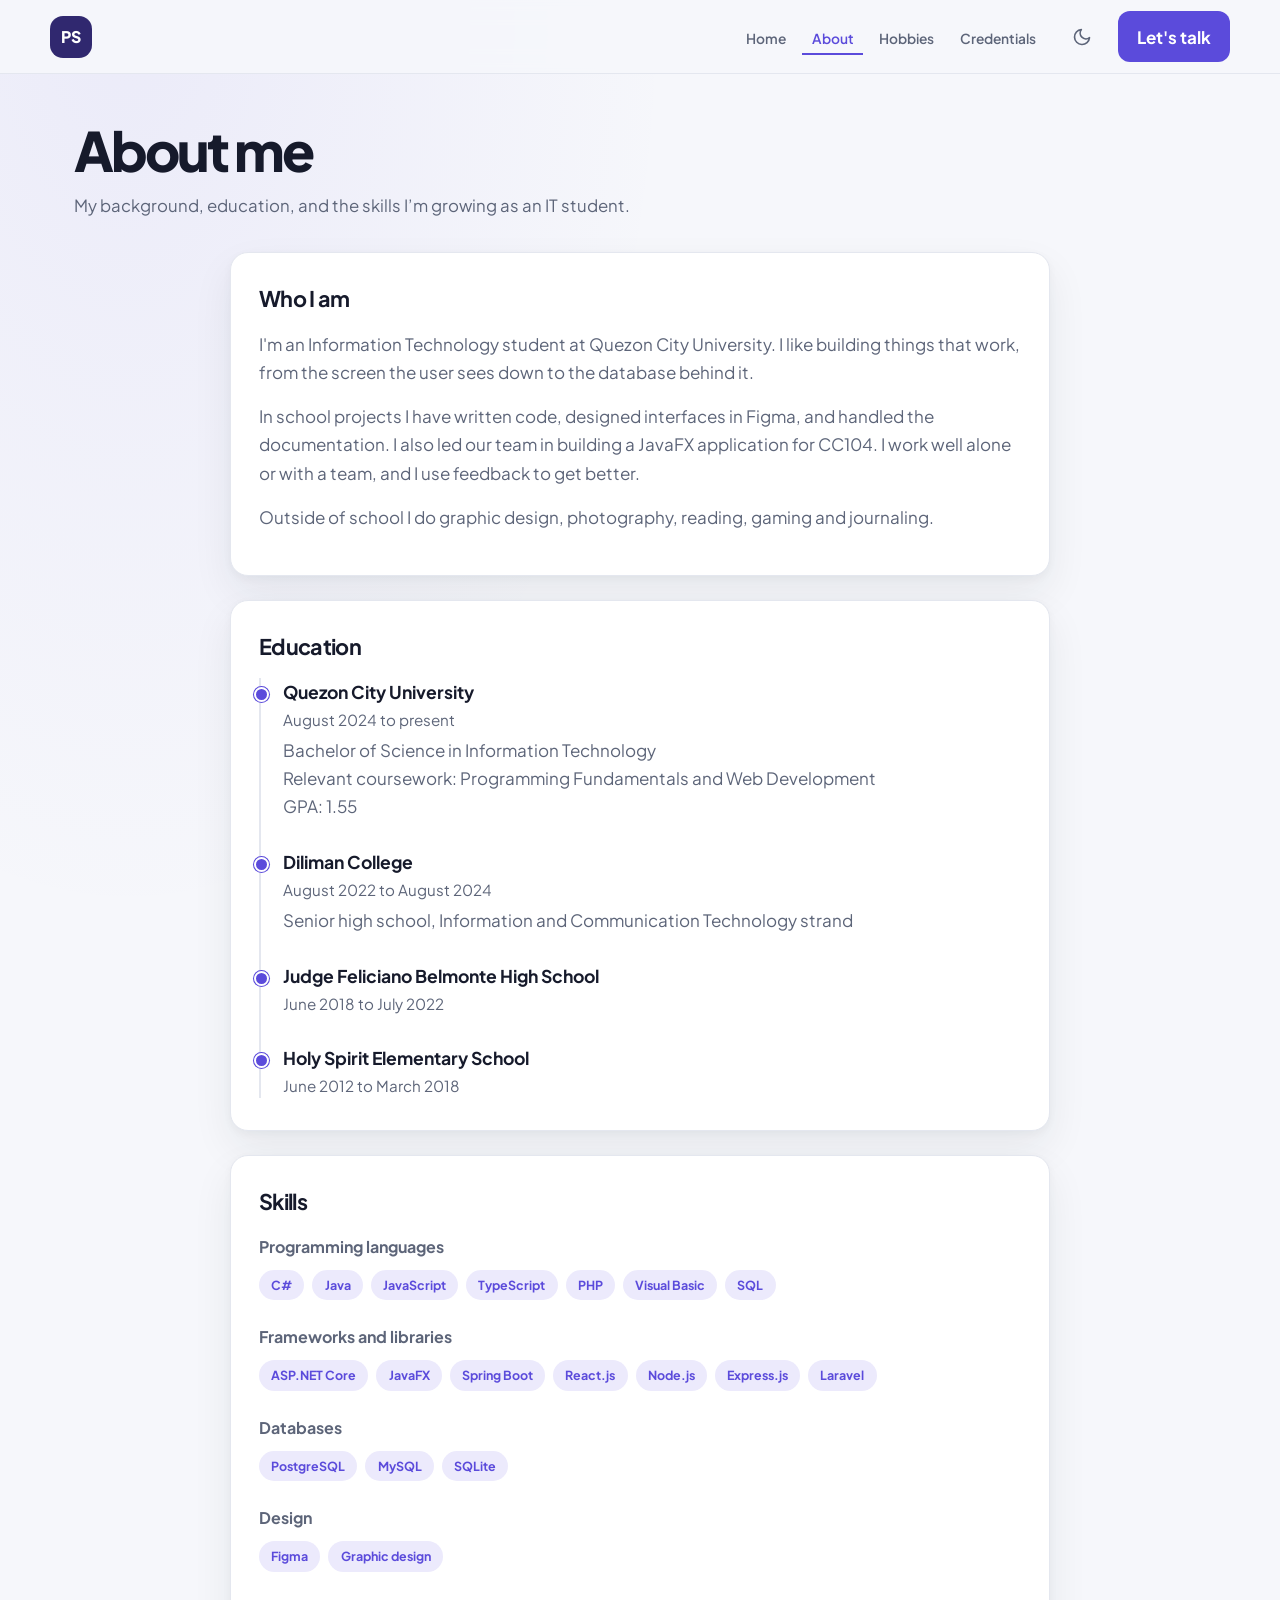
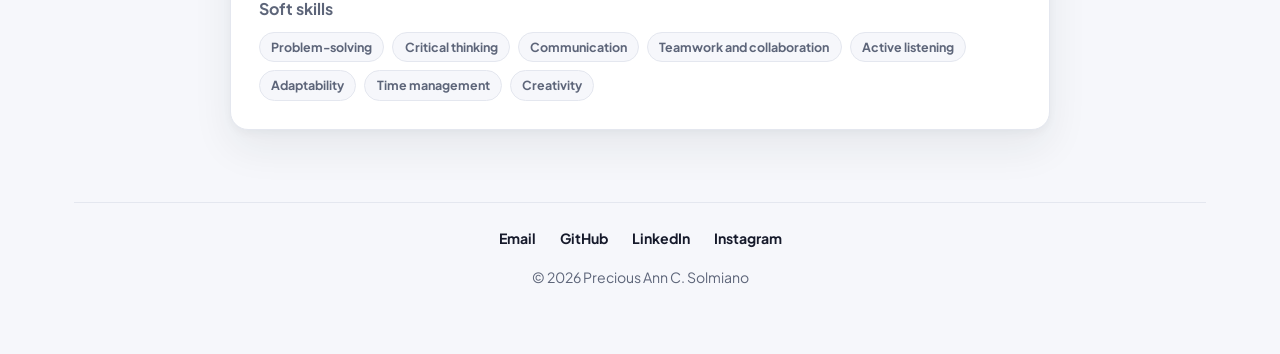
<file: about.html>
<!DOCTYPE html>
<html lang="en">
<head>
  <meta charset="UTF-8">
  <meta name="viewport" content="width=device-width, initial-scale=1">
  <title>About | Precious Ann C. Solmiano</title>
  <meta name="description" content="About Precious Ann C. Solmiano: education and skills.">
  <link rel="preconnect" href="https://fonts.googleapis.com">
  <link rel="preconnect" href="https://fonts.gstatic.com" crossorigin>
  <link href="https://fonts.googleapis.com/css2?family=Plus+Jakarta+Sans:wght@400;500;600;700;800&display=swap" rel="stylesheet">
  <link rel="stylesheet" href="style.css">
  <script src="script.js"></script>
</head>
<body>

  <header class="topbar">
    <nav class="pill" aria-label="Main">
      <a class="mark" href="index.html" aria-label="Precious Solmiano, home">PS</a>
      <ul>
        <li><a href="index.html">Home</a></li>
        <li><a href="about.html" aria-current="page">About</a></li>
        <li><a href="hobbies.html">Hobbies</a></li>
        <li><a href="credentials.html">Credentials</a></li>
      </ul>
      <button class="icon-btn" id="theme" type="button" aria-label="Switch to dark mode">
        <svg class="moon" viewBox="0 0 24 24" fill="none" stroke="currentColor" stroke-width="2" stroke-linecap="round" stroke-linejoin="round" aria-hidden="true"><path d="M21 12.8A9 9 0 1 1 11.2 3a7 7 0 0 0 9.8 9.8z"/></svg>
        <svg class="sun" viewBox="0 0 24 24" fill="none" stroke="currentColor" stroke-width="2" stroke-linecap="round" stroke-linejoin="round" aria-hidden="true"><circle cx="12" cy="12" r="4"/><path d="M12 2v2M12 20v2M4.9 4.9l1.4 1.4M17.7 17.7l1.4 1.4M2 12h2M20 12h2M4.9 19.1l1.4-1.4M17.7 6.3l1.4-1.4"/></svg>
      </button>
      <a class="btn" href="https://www.linkedin.com/in/precious-ann-solmiano-800154269/" target="_blank" rel="noopener">Let's talk</a>
    </nav>
  </header>

  <div class="wrap">
    <h1 class="page-title">About me</h1>
    <p class="page-lead">My background, education, and the skills I’m growing as an IT student.</p>

    <div class="narrow">

      <section class="card" aria-labelledby="who">
        <h2 id="who">Who I am</h2>
        <p>I'm an Information Technology student at Quezon City University. I like building things that work, from the screen the user sees down to the database behind it.</p>
        <p>In school projects I have written code, designed interfaces in Figma, and handled the documentation. I also led our team in building a JavaFX application for CC104. I work well alone or with a team, and I use feedback to get better.</p>
        <p>Outside of school I do graphic design, photography, reading, gaming and journaling.</p>
      </section>

      <section class="card" aria-labelledby="education">
        <h2 id="education">Education</h2>
        <ol class="timeline">
          <li>
            <h3>Quezon City University</h3>
            <p class="when">August 2024 to present</p>
            <p>Bachelor of Science in Information Technology</p>
            <p>Relevant coursework: Programming Fundamentals and Web Development</p>
            <p>GPA: 1.55</p>
          </li>
          <li>
            <h3>Diliman College</h3>
            <p class="when">August 2022 to August 2024</p>
            <p>Senior high school, Information and Communication Technology strand</p>
          </li>
          <li>
            <h3>Judge Feliciano Belmonte High School</h3>
            <p class="when">June 2018 to July 2022</p>
          </li>
          <li>
            <h3>Holy Spirit Elementary School</h3>
            <p class="when">June 2012 to March 2018</p>
          </li>
        </ol>
      </section>

      <section class="card" aria-labelledby="skills">
        <h2 id="skills">Skills</h2>

        <div class="skill-group">
          <h3>Programming languages</h3>
          <ul class="chips">
            <li>C#</li><li>Java</li><li>JavaScript</li><li>TypeScript</li><li>PHP</li><li>Visual Basic</li><li>SQL</li>
          </ul>
        </div>

        <div class="skill-group">
          <h3>Frameworks and libraries</h3>
          <ul class="chips">
            <li>ASP.NET Core</li><li>JavaFX</li><li>Spring Boot</li><li>React.js</li><li>Node.js</li><li>Express.js</li><li>Laravel</li>
          </ul>
        </div>

        <div class="skill-group">
          <h3>Databases</h3>
          <ul class="chips">
            <li>PostgreSQL</li><li>MySQL</li><li>SQLite</li>
          </ul>
        </div>

        <div class="skill-group">
          <h3>Design</h3>
          <ul class="chips">
            <li>Figma</li><li>Graphic design</li>
          </ul>
        </div>

        <div class="skill-group">
          <h3>Soft skills</h3>
          <ul class="chips">
            <li class="gray">Problem-solving</li>
            <li class="gray">Critical thinking</li>
            <li class="gray">Communication</li>
            <li class="gray">Teamwork and collaboration</li>
            <li class="gray">Active listening</li>
            <li class="gray">Adaptability</li>
            <li class="gray">Time management</li>
            <li class="gray">Creativity</li>
          </ul>
        </div>
      </section>

    </div>

    <footer class="site-footer">
      <div class="links">
        <a href="https://mail.google.com/mail/?view=cm&amp;fs=1&amp;to=preciousannsolmiano24%40gmail.com" target="_blank" rel="noopener">Email</a>
        <a href="https://github.com/nna624" target="_blank" rel="noopener">GitHub</a>
        <a href="https://www.linkedin.com/in/precious-ann-solmiano-800154269/" target="_blank" rel="noopener">LinkedIn</a>
        <a href="https://www.instagram.com/prcslmn/" target="_blank" rel="noopener">Instagram</a>
      </div>
      <p>&copy; 2026 Precious Ann C. Solmiano</p>
    </footer>
  </div>
</body>
</html>
</file>
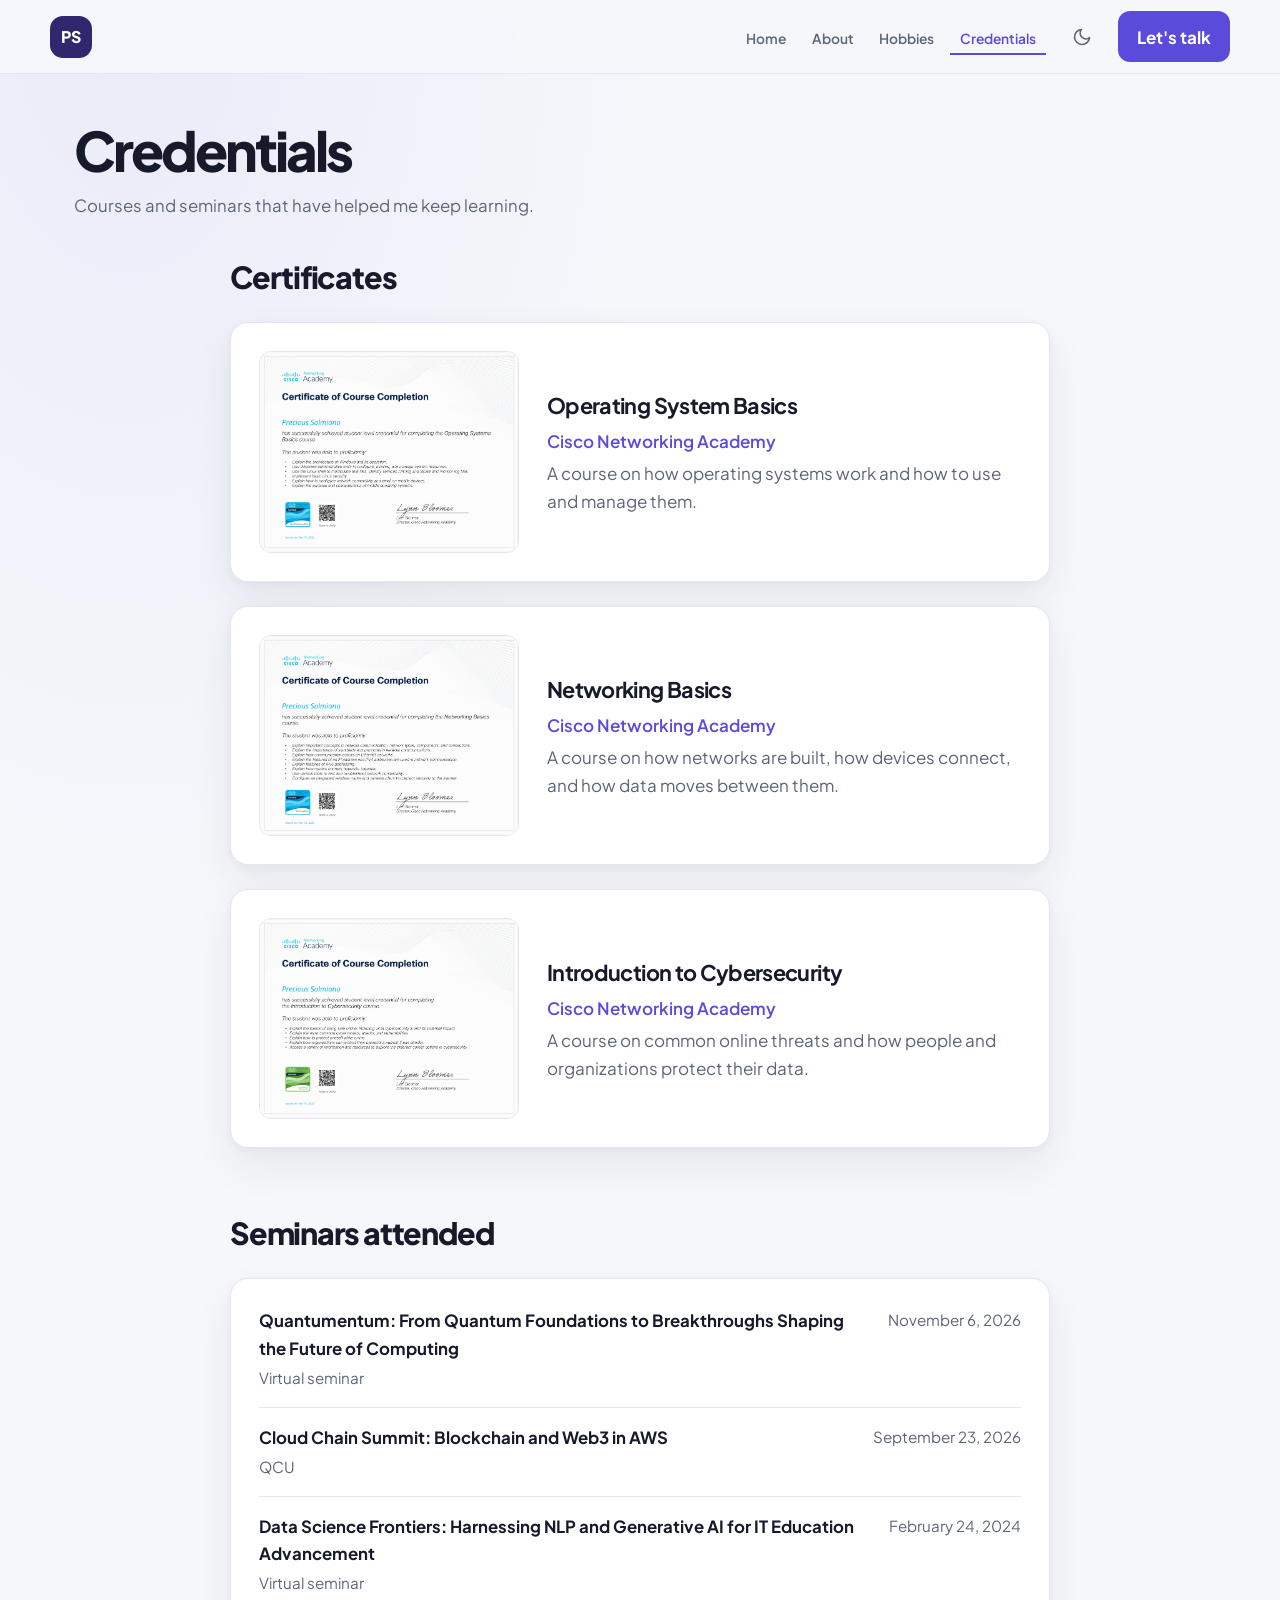
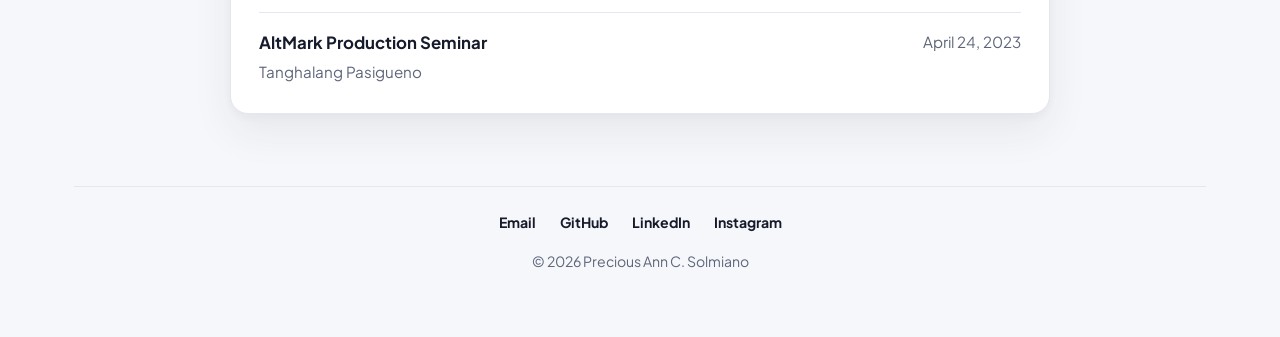
<file: credentials.html>
<!DOCTYPE html>
<html lang="en">
<head>
  <meta charset="UTF-8">
  <meta name="viewport" content="width=device-width, initial-scale=1">
  <title>Credentials | Precious Ann C. Solmiano</title>
  <meta name="description" content="Certificates and seminars of Precious Ann C. Solmiano.">
  <link rel="preconnect" href="https://fonts.googleapis.com">
  <link rel="preconnect" href="https://fonts.gstatic.com" crossorigin>
  <link href="https://fonts.googleapis.com/css2?family=Plus+Jakarta+Sans:wght@400;500;600;700;800&display=swap" rel="stylesheet">
  <link rel="stylesheet" href="style.css">
  <script src="script.js"></script>
</head>
<body>

  <header class="topbar">
    <nav class="pill" aria-label="Main">
      <a class="mark" href="index.html" aria-label="Precious Solmiano, home">PS</a>
      <ul>
        <li><a href="index.html">Home</a></li>
        <li><a href="about.html">About</a></li>
        <li><a href="hobbies.html">Hobbies</a></li>
        <li><a href="credentials.html" aria-current="page">Credentials</a></li>
      </ul>
      <button class="icon-btn" id="theme" type="button" aria-label="Switch to dark mode">
        <svg class="moon" viewBox="0 0 24 24" fill="none" stroke="currentColor" stroke-width="2" stroke-linecap="round" stroke-linejoin="round" aria-hidden="true"><path d="M21 12.8A9 9 0 1 1 11.2 3a7 7 0 0 0 9.8 9.8z"/></svg>
        <svg class="sun" viewBox="0 0 24 24" fill="none" stroke="currentColor" stroke-width="2" stroke-linecap="round" stroke-linejoin="round" aria-hidden="true"><circle cx="12" cy="12" r="4"/><path d="M12 2v2M12 20v2M4.9 4.9l1.4 1.4M17.7 17.7l1.4 1.4M2 12h2M20 12h2M4.9 19.1l1.4-1.4M17.7 6.3l1.4-1.4"/></svg>
      </button>
      <a class="btn" href="https://www.linkedin.com/in/precious-ann-solmiano-800154269/" target="_blank" rel="noopener">Let's talk</a>
    </nav>
  </header>

  <div class="wrap">
    <h1 class="page-title">Credentials</h1>
    <p class="page-lead">Courses and seminars that have helped me keep learning.</p>

    <div class="narrow">

      <h2 class="section-title" style="margin-top:0">Certificates</h2>

      <!-- To show a certificate picture, save it in the images folder with the file name used below.
           If the file is missing, the picture is skipped and only the text shows. -->
      <article class="cert card">
        <figure>
          <img src="images/cisco-operating-system-basics.jpg" alt="Certificate for Operating System Basics from Cisco Networking Academy"
               onerror="var f=this.closest('figure');f.parentNode.classList.add('no-image');f.remove()">
        </figure>
        <div>
          <h2>Operating System Basics</h2>
          <p class="role">Cisco Networking Academy</p>
          <p>A course on how operating systems work and how to use and manage them.</p>
        </div>
      </article>

      <article class="cert card">
        <figure>
          <img src="images/cisco-networking-basics.jpg" alt="Certificate for Networking Basics from Cisco Networking Academy"
               onerror="var f=this.closest('figure');f.parentNode.classList.add('no-image');f.remove()">
        </figure>
        <div>
          <h2>Networking Basics</h2>
          <p class="role">Cisco Networking Academy</p>
          <p>A course on how networks are built, how devices connect, and how data moves between them.</p>
        </div>
      </article>

      <article class="cert card">
        <figure>
          <img src="images/cisco-intro-to-cybersecurity.jpg" alt="Certificate for Introduction to Cybersecurity from Cisco Networking Academy"
               onerror="var f=this.closest('figure');f.parentNode.classList.add('no-image');f.remove()">
        </figure>
        <div>
          <h2>Introduction to Cybersecurity</h2>
          <p class="role">Cisco Networking Academy</p>
          <p>A course on common online threats and how people and organizations protect their data.</p>
        </div>
      </article>

      <h2 class="section-title">Seminars attended</h2>
      <section class="card" aria-label="Seminars attended">
        <ul class="seminars">
          <li>
            <div>
              <h3>Quantumentum: From Quantum Foundations to Breakthroughs Shaping the Future of Computing</h3>
              <span class="venue">Virtual seminar</span>
            </div>
            <span class="date">November 6, 2026</span>
          </li>
          <li>
            <div>
              <h3>Cloud Chain Summit: Blockchain and Web3 in AWS</h3>
              <span class="venue">QCU</span>
            </div>
            <span class="date">September 23, 2026</span>
          </li>
          <li>
            <div>
              <h3>Data Science Frontiers: Harnessing NLP and Generative AI for IT Education Advancement</h3>
              <span class="venue">Virtual seminar</span>
            </div>
            <span class="date">February 24, 2024</span>
          </li>
          <li>
            <div>
              <h3>AltMark Production Seminar</h3>
              <span class="venue">Tanghalang Pasigueno</span>
            </div>
            <span class="date">April 24, 2023</span>
          </li>
        </ul>
      </section>

    </div>

    <footer class="site-footer">
      <div class="links">
        <a href="https://mail.google.com/mail/?view=cm&amp;fs=1&amp;to=preciousannsolmiano24%40gmail.com" target="_blank" rel="noopener">Email</a>
        <a href="https://github.com/nna624" target="_blank" rel="noopener">GitHub</a>
        <a href="https://www.linkedin.com/in/precious-ann-solmiano-800154269/" target="_blank" rel="noopener">LinkedIn</a>
        <a href="https://www.instagram.com/prcslmn/" target="_blank" rel="noopener">Instagram</a>
      </div>
      <p>&copy; 2026 Precious Ann C. Solmiano</p>
    </footer>
  </div>
</body>
</html>
</file>
<file: style.css>
:root {
  --bg: #f6f7fb;
  --card: #ffffff;
  --ink: #161a2b;
  --muted: #5d6579;
  --line: #e4e7ef;
  --accent: #5b4bdb;
  --accent-ink: #ffffff;
  --accent-soft: #eceafc;
  --forest: #30286f;
  --shadow: 0 3px 8px rgba(27, 48, 46, .04), 0 18px 42px rgba(27, 48, 46, .07);
  --font: "Plus Jakarta Sans", "Segoe UI", Arial, sans-serif;
}
[data-theme="dark"] {
  --bg: #0f1220;
  --card: #181c2e;
  --ink: #eef0f8;
  --muted: #a2a9bf;
  --line: #2a3048;
  --accent: #9d92ff;
  --accent-ink: #13112a;
  --accent-soft: #25234a;
  --forest: #191638;
  --shadow: 0 3px 8px rgba(0, 0, 0, .18), 0 18px 42px rgba(0, 0, 0, .2);
}

* { box-sizing: border-box; }
html { scroll-behavior: smooth; }
@media (prefers-reduced-motion: reduce) { html { scroll-behavior: auto; } }

body {
  margin: 0;
  background: radial-gradient(ellipse at 10% 0%, rgba(91, 75, 219, .07), transparent 34rem), var(--bg);
  color: var(--ink);
  font-family: var(--font);
  font-size: 1.0625rem;
  line-height: 1.65;
}
a { color: var(--accent); }
a:focus-visible, button:focus-visible {
  outline: 3px solid var(--accent);
  outline-offset: 3px;
  border-radius: 6px;
}
h1, h2, h3, p { margin-top: 0; }
p { margin-bottom: 1rem; }

.wrap { max-width: 1180px; margin: 0 auto; padding: 0 1.5rem 4rem; }

/* Top bar */
.topbar { position: sticky; top: 0; z-index: 10; display: flex; justify-content: center; padding: .7rem 1.5rem; background: color-mix(in srgb, var(--bg) 92%, transparent); border-bottom: 1px solid var(--line); backdrop-filter: blur(14px); }
.pill {
  display: flex; flex-wrap: nowrap; align-items: center; justify-content: space-between;
  gap: .75rem 1rem; width: min(1180px, 100%);
}
.mark {
  display: grid; place-items: center; width: 42px; height: 42px;
  border-radius: 13px; background: var(--forest); color: #ffffff;
  font-weight: 800; font-size: 1rem; letter-spacing: -.03em; text-decoration: none;
}
.pill ul { list-style: none; display: flex; flex-wrap: wrap; gap: .15rem .4rem; margin: 0 0 0 auto; padding: 0; }
.pill ul a { color: var(--muted); text-decoration: none; font-weight: 600; font-size: .86rem; padding: .5rem .6rem; border-radius: 8px; transition: background .2s ease, color .2s ease; }
.pill ul a:hover { color: var(--ink); background: var(--accent-soft); }
.pill ul a[aria-current="page"] { color: var(--accent); background: transparent; box-shadow: inset 0 -2px var(--accent); border-radius: 0; }
.icon-btn {
  display: grid; place-items: center; width: 40px; height: 40px;
  border: 0; border-radius: 50%; background: transparent; color: var(--muted); cursor: pointer;
}
.icon-btn:hover { background: var(--accent-soft); color: var(--accent); }
.icon-btn svg { width: 20px; height: 20px; }
.icon-btn .sun { display: none; }
[data-theme="dark"] .icon-btn .sun { display: block; }
[data-theme="dark"] .icon-btn .moon { display: none; }

.btn {
  display: inline-flex; align-items: center; justify-content: center;
  padding: .72rem 1.2rem; border-radius: 12px;
  background: var(--accent); color: var(--accent-ink);
  font-weight: 700; text-decoration: none; border: 0;
  transition: transform .2s ease, filter .2s ease;
}
.btn:hover { filter: brightness(1.05); transform: translateY(-2px); }
.btn.block { display: flex; width: 100%; border-radius: 14px; padding: .95rem 1.4rem; }

/* Cards */
.card {
  background: var(--card);
  border: 1px solid var(--line);
  border-radius: 20px;
  box-shadow: var(--shadow);
  padding: 1.75rem;
}
.section-title {
  text-align: left; color: var(--ink); font-weight: 800;
  font-size: clamp(1.45rem, 2.5vw, 1.9rem); letter-spacing: -.04em; margin: 3.75rem 0 1.25rem;
}
.page-title { font-size: clamp(2.3rem, 5vw, 3.4rem); line-height: 1.05; font-weight: 800; letter-spacing: -.055em; margin: 3rem 0 2rem; text-align: left; }
.page-lead { max-width: 62ch; margin: -1.2rem 0 2rem; color: var(--muted); font-size: 1.05rem; }
.label { color: var(--accent); font-size: .92rem; font-weight: 600; margin-bottom: .25rem; }
.when { color: var(--muted); font-size: .95rem; margin: 0 0 .75rem; }
.role { color: var(--accent); font-weight: 600; margin-bottom: .25rem; }

/* Home */
.home-grid { display: grid; grid-template-columns: minmax(0, 1.65fr) minmax(300px, 1fr); gap: 1.25rem; margin-top: 1.5rem; }
.stack { display: grid; gap: 1.5rem; align-content: start; }
.hero { position: relative; display: flex; align-items: center; gap: 2rem; padding: clamp(1.5rem, 4vw, 3rem); color: #ffffff; background: var(--forest); border-color: var(--forest); overflow: hidden; }
.hero::after { content: ""; position: absolute; width: 300px; height: 300px; right: -120px; bottom: -180px; border: 1px solid rgba(255, 255, 255, .16); border-radius: 50%; box-shadow: 0 0 0 28px rgba(255, 255, 255, .035), 0 0 0 58px rgba(255, 255, 255, .025); pointer-events: none; }
.avatar {
  position: relative; flex: 0 0 200px; aspect-ratio: 4 / 4.5;
  border-radius: 16px; background: var(--accent-soft); overflow: hidden;
  display: grid; place-items: center;
}
.avatar span { font-weight: 800; font-size: 3.5rem; color: var(--accent); letter-spacing: -.08em; }
.avatar img { position: absolute; inset: 0; width: 100%; height: 100%; object-fit: cover; object-position: center top; background: var(--card); }
.hero h1 { font-size: clamp(2.2rem, 4vw, 3.45rem); line-height: 1.05; letter-spacing: -.06em; margin-bottom: .65rem; }
.hero h1 em { font-style: normal; color: #c4bdff; }
.hero .tagline { color: #c4bdff; font-weight: 700; font-size: .9rem; letter-spacing: .08em; text-transform: uppercase; margin-bottom: 1rem; }
.hero p { color: #d1ded7; max-width: 52ch; }
.hero .btn.block { display: inline-flex; width: auto; margin-top: .5rem; background: #c4bdff; color: #211c4f; border-radius: 12px; }
.hero-secondary { display: inline-flex; align-items: center; gap: .45rem; margin-left: 1rem; color: #ffffff; font-size: .9rem; font-weight: 700; text-decoration-color: rgba(255, 255, 255, .45); text-underline-offset: 4px; }
.hero-secondary:hover { color: #c4bdff; }
.edu-card h2 { font-size: 1.5rem; margin-bottom: .15rem; }
.edu-card p { color: var(--muted); margin-bottom: .5rem; }
.edu-card a { font-weight: 600; }
.quick-card { display: flex; flex-direction: column; justify-content: center; min-height: 190px; }
.quick-card .label { font-size: .75rem; letter-spacing: .1em; text-transform: uppercase; }
.quick-card h2 { font-size: 1.35rem; margin: 0 0 .45rem; }
.quick-card p { margin-bottom: .75rem; }
.quick-link { display: inline-flex; align-items: center; gap: .4rem; font-weight: 700; text-decoration: none; }
.quick-link:hover { text-decoration: underline; text-underline-offset: 4px; }
.map-card { padding: 0; overflow: hidden; }
.map-card h2 { font-size: 1rem; margin: 0; padding: 1.15rem 1.25rem; display: flex; align-items: center; gap: .6rem; }
.map-card svg { width: 22px; height: 22px; color: var(--accent); flex: none; }
.map-card iframe { display: block; width: 100%; height: 215px; border: 0; filter: saturate(.75); }

/* Tech stack */
.tools {
  list-style: none; margin: 0; padding: 0;
  display: grid; grid-template-columns: repeat(auto-fill, minmax(104px, 1fr)); gap: 1.5rem 1rem;
  text-align: center;
}
.tools li { font-size: .88rem; font-weight: 600; color: var(--muted); }
.logo {
  position: relative; display: grid; place-items: center;
  width: 52px; height: 52px; margin: 0 auto .5rem;
  border-radius: 15px; background: var(--bg); color: var(--accent);
  font-weight: 800; font-size: .95rem;
}
.logo::before { content: attr(data-i); }
.logo img { position: absolute; inset: 0; width: 100%; height: 100%; padding: .55rem; object-fit: contain; background: #fff; border-radius: 14px; }

/* Experience cards */
.cards { display: grid; grid-template-columns: repeat(auto-fit, minmax(min(100%, 290px), 1fr)); gap: 1.25rem; }
.cards .card h3 { font-size: 1.2rem; line-height: 1.3; letter-spacing: -.025em; margin-bottom: .35rem; }
.proj { transition: transform .2s ease, box-shadow .2s ease; }
.proj:hover { transform: translateY(-4px); box-shadow: 0 8px 18px rgba(27, 48, 46, .08), 0 24px 48px rgba(27, 48, 46, .08); }
.cards .card p { color: var(--muted); }
.chips { list-style: none; display: flex; flex-wrap: wrap; gap: .5rem; margin: 0; padding: 0; }
.chip, .chips li {
  padding: .25rem .7rem; border-radius: 999px; font-size: .78rem; font-weight: 700;
  background: var(--accent-soft); color: var(--accent); border: 1px solid transparent;
}
.chips .gray { background: var(--bg); color: var(--muted); border-color: var(--line); }

/* About */
.narrow { max-width: 820px; margin-left: auto; margin-right: auto; }
.narrow .card + .card { margin-top: 1.5rem; }
.card h2 { font-size: 1.35rem; letter-spacing: -.03em; margin-bottom: .85rem; }
.narrow > .card { border-radius: 18px; }
.narrow > .card > p { color: var(--muted); }
.timeline { list-style: none; margin: 0; padding: 0 0 0 1.4rem; border-left: 2px solid var(--line); }
.timeline li { position: relative; margin-bottom: 1.75rem; }
.timeline li:last-child { margin-bottom: 0; }
.timeline li::before {
  content: ""; position: absolute; left: calc(-1.4rem - 7px); top: .55rem;
  width: 11px; height: 11px; border: 2px solid var(--card); border-radius: 50%; background: var(--accent); box-shadow: 0 0 0 1px var(--accent);
}
.timeline h3 { font-size: 1.1rem; margin: 0; }
.timeline p { margin: 0; color: var(--muted); }
.timeline .when { margin-bottom: .25rem; }
.skill-group { margin-bottom: 1.5rem; }
.skill-group:last-child { margin-bottom: 0; }
.skill-group h3 { font-size: 1rem; color: var(--muted); margin-bottom: .6rem; }

/* Hobbies */
.hobbies { display: grid; grid-template-columns: repeat(auto-fit, minmax(min(100%, 230px), 1fr)); gap: 1.25rem; }
.hobbies .card { padding: 1.25rem; overflow: hidden; }
.hobby-image { display: block; width: calc(100% + 2.5rem); height: 165px; margin: -1.25rem -1.25rem 1rem; object-fit: cover; }
.hobbies .card h2 { margin-bottom: .35rem; }
.hobbies h2 { font-size: 1.25rem; margin-bottom: .4rem; }
.hobbies p { color: var(--muted); margin: 0; }

/* Credentials */
.cert { display: grid; grid-template-columns: 260px 1fr; gap: 1.75rem; align-items: center; }
.cert + .cert { margin-top: 1.5rem; }
.cert figure { margin: 0; border-radius: 12px; overflow: hidden; border: 1px solid var(--line); background: var(--bg); }
.cert figure img { display: block; width: 100%; height: auto; }
.cert.no-image { grid-template-columns: 1fr; }
.cert h2 { font-size: 1.35rem; margin-bottom: .2rem; }
.cert p:last-child { margin-bottom: 0; color: var(--muted); }
.seminars { list-style: none; margin: 0; padding: 0; }
.seminars li { display: flex; justify-content: space-between; gap: 1.5rem; padding: 1rem 0; border-bottom: 1px solid var(--line); }
.seminars li:first-child { padding-top: 0; }
.seminars li:last-child { border-bottom: 0; padding-bottom: 0; }
.seminars h3 { font-size: 1.05rem; margin: 0; }
.seminars .venue { color: var(--muted); font-size: .95rem; }
.seminars .date { color: var(--muted); white-space: nowrap; font-size: .95rem; }

/* Footer */
.site-footer { border-top: 1px solid var(--line); margin-top: 4.5rem; padding-top: 1.5rem; text-align: center; color: var(--muted); font-size: .88rem; }
.site-footer .links { display: flex; justify-content: center; flex-wrap: wrap; gap: .5rem 1.5rem; margin-bottom: 1rem; }
.site-footer .links a { color: var(--ink); font-weight: 700; text-decoration: none; }
.site-footer .links a:hover { text-decoration: underline; }
.site-footer p { margin: 0; }

/* Smaller screens */
@media (max-width: 900px) {
  .home-grid { grid-template-columns: 1fr; }
  .hero { gap: 1.5rem; }
  .avatar { flex: 0 0 170px; }
  .cert { grid-template-columns: 1fr; }
  .cert figure { max-width: 360px; }
}
@media (max-width: 760px) {
  .pill { flex-wrap: wrap; justify-content: center; }
  .pill ul { margin-left: 0; }
}
@media (max-width: 600px) {
  .topbar { padding: .55rem .75rem; }
  .pill { justify-content: center; gap: .4rem; }
  .pill ul { justify-content: center; order: 3; width: 100%; gap: .15rem; }
  .pill ul a { padding: .45rem .55rem; font-size: .82rem; }
  .pill .btn { padding: .6rem .8rem; font-size: .85rem; }
  .card { padding: 1.25rem; border-radius: 17px; }
  .hero { flex-direction: column; align-items: stretch; padding: 1.35rem; }
  .avatar { flex: none; width: min(170px, 100%); align-self: flex-start; }
  .hero h1 { font-size: 2.25rem; }
  .hero-secondary { margin: 1rem 0 0; }
  .wrap { padding: 0 1rem 3rem; }
  .seminars li { flex-direction: column; gap: .25rem; }
}

/* Project thumbnails and map address */
.proj { display: flex; flex-direction: column; }
.proj .chips { margin-top: auto; }
.thumb { margin: -.5rem -.5rem 1.1rem; aspect-ratio: 16 / 9; border-radius: 13px; overflow: hidden; border: 1px solid var(--line); background: var(--bg); }
.thumb img { display: block; width: 100%; height: 100%; object-fit: cover; object-position: center; }
.thumb.top img { object-position: center top; }
.thumb.contain img { object-fit: contain; background: #fff; }
.map-card .addr { margin: 0; padding: .9rem 1.5rem 1.25rem; font-size: .9rem; color: var(--muted); }
</file>
